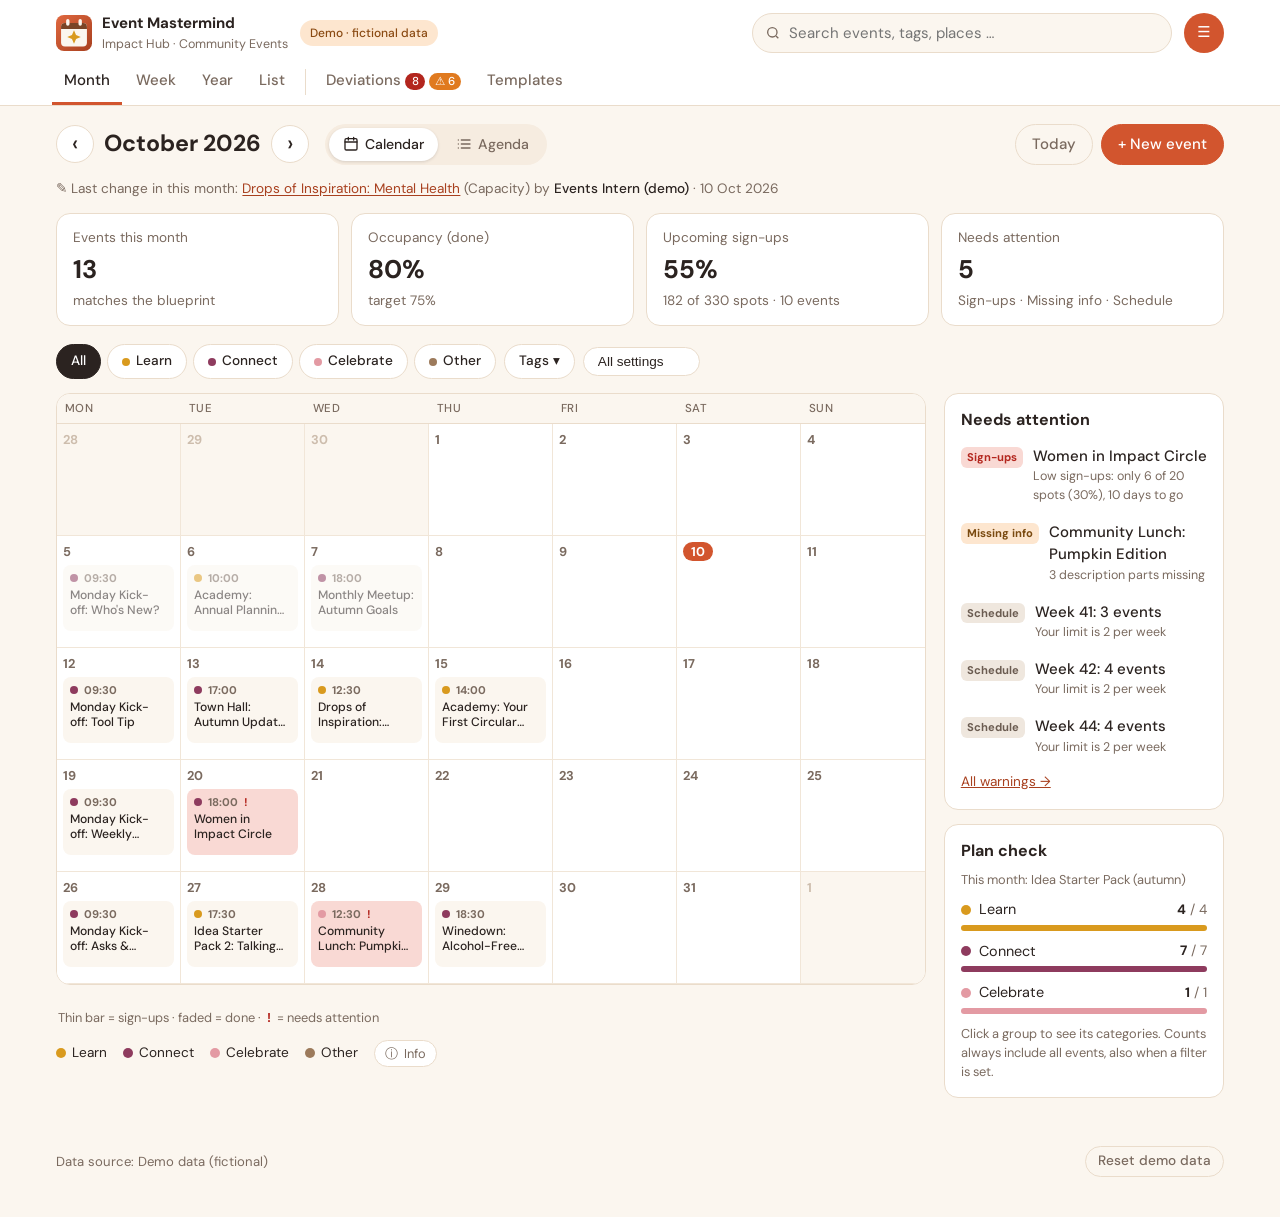
<file: index.html>
<!DOCTYPE html>
<html lang="en">
<head>
  <meta charset="utf-8">
  <meta name="viewport" content="width=device-width, initial-scale=1">
  <title>Event Mastermind</title>
  <meta name="description" content="Clickable prototype of an event manager for the community team – with fictional demo data.">
  <link rel="icon" type="image/svg+xml" href="bilder/favicon.svg">
  <link rel="preconnect" href="https://fonts.googleapis.com">
  <link rel="preconnect" href="https://fonts.gstatic.com" crossorigin>
  <link href="https://fonts.googleapis.com/css2?family=DM+Sans:opsz,wght@9..40,400;9..40,500;9..40,700&display=swap" rel="stylesheet">
  <link rel="stylesheet" href="style.css">
</head>
<body>
  <header class="kopf">
    <div class="kopf-innen">
      <a class="marke" href="#/month">
        <img class="marke-zeichen" src="bilder/favicon.svg" alt="" width="36" height="36">
        <span class="marke-text">
          <strong>Event Mastermind</strong>
          <small>Impact Hub · Community Events</small>
        </span>
      </a>
      <span class="demo-hinweis" title="All data is fictional">Demo · fictional data</span>
      <form class="suche" id="suche-formular" role="search">
        <input type="search" id="suche" placeholder="Search events, tags, places …" aria-label="Search events" autocomplete="off">
      </form>
      <!-- "Ask AI" öffnet die Chat-Schublade (nur online, wenn der Gemini-Schlüssel da ist) -->
      <button class="ki-knopf" id="ki-knopf" type="button" hidden aria-controls="ki-fenster" aria-expanded="false">
        <svg class="funkel" viewBox="0 0 24 24" aria-hidden="true"><path d="M10 2.5l1.9 5.6 5.6 1.9-5.6 1.9L10 17.5l-1.9-5.6L2.5 10l5.6-1.9z"/><path d="M18.5 13.5l.95 2.55 2.55.95-2.55.95-.95 2.55-.95-2.55L15 17l2.55-.95z"/></svg> Ask AI
      </button>
      <!-- Benutzer-Menü: wird von app.js gefüllt (E-Mail, Connections) -->
      <div class="benutzer" id="benutzer" hidden></div>
    </div>
    <nav class="hauptnav" aria-label="Views">
      <a href="#/month" data-ansicht="month">Month</a>
      <a href="#/week" data-ansicht="week">Week</a>
      <a href="#/year" data-ansicht="year">Year</a>
      <a href="#/search" data-ansicht="search">List</a>
      <span class="nav-trenner" aria-hidden="true"></span>
      <a href="#/deviations" data-ansicht="deviations">Deviations <span class="zaehler" id="warn-zaehler"></span> <span class="zaehler info" id="info-zaehler"></span></a>
      <a href="#/templates" data-ansicht="templates">Templates</a>
    </nav>
  </header>

  <div class="werkzeugleiste" id="werkzeugleiste">
    <div class="blaettern">
      <button class="knopf rund" id="zurueck" aria-label="Previous">‹</button>
      <h1 id="titel">…</h1>
      <button class="knopf rund" id="vor" aria-label="Next">›</button>
      <!-- Umschalter für die Darstellung (z. B. Calendar | Agenda), wird von app.js gefüllt -->
      <div id="umschalter"></div>
    </div>
    <div class="aktionen">
      <button class="knopf leise" id="heute">Today</button>
      <button class="knopf haupt" id="neues-event">+ New event</button>
    </div>
    <!-- "Last change in this month/week/year": wird von app.js gefüllt -->
    <p class="zuletzt-ansicht" id="zuletzt-ansicht" hidden></p>
  </div>

  <main id="inhalt" class="inhalt" tabindex="-1">
    <p class="laedt">Loading data …</p>
  </main>

  <footer class="fuss">
    <span id="datenquelle"></span>
    <button class="knopf leise klein" id="zuruecksetzen">Reset demo data</button>
  </footer>

  <!-- Dialog-Fenster (für Event-Formular, Social-Post usw.) -->
  <dialog id="dialog" class="dialog">
    <div id="dialog-inhalt"></div>
  </dialog>

  <div id="meldung" class="meldung" role="status" aria-live="polite"></div>

  <!-- Event-Details: Schublade, die von rechts hereinfährt (wird von app.js gefüllt) -->
  <div class="drawer-schatten" id="drawer-schatten" hidden></div>
  <aside class="event-drawer" id="event-drawer" hidden tabindex="-1" aria-labelledby="drawer-titel">
    <header class="drawer-kopf">
      <div class="drawer-titel-block">
        <h2 id="drawer-titel"></h2>
        <p class="drawer-summary" id="drawer-summary" hidden></p>
        <div class="drawer-pillen" id="drawer-pillen"></div>
        <span class="drawer-datum" id="drawer-datum"></span>
      </div>
    </header>
    <div class="drawer-inhalt" id="drawer-inhalt"></div>
    <!-- Alle Knöpfe der Schublade stehen unten (Ansehen: Aktionen, Close, Edit · Bearbeiten: Delete, Cancel, Save) -->
    <footer class="drawer-fuss" id="drawer-fuss"></footer>
  </aside>

  <!-- "Ask AI": Knopf unten rechts + Chat-Schublade von rechts (nur online; Vorschläge speichert erst ein Klick auf "Apply") -->
  <div class="drawer-schatten ki-schatten" id="ki-schatten" hidden></div>
  <section class="ki-fenster" id="ki-fenster" hidden aria-label="Ask AI">
    <header class="ki-kopf">
      <span class="ki-titel"><svg class="funkel" viewBox="0 0 24 24" aria-hidden="true"><path d="M10 2.5l1.9 5.6 5.6 1.9-5.6 1.9L10 17.5l-1.9-5.6L2.5 10l5.6-1.9z"/><path d="M18.5 13.5l.95 2.55 2.55.95-2.55.95-.95 2.55-.95-2.55L15 17l2.55-.95z"/></svg> Ask AI</span>
      <span class="ki-unter">Suggests changes · you decide · answers can be wrong</span>
      <button class="knopf klein leise" id="ki-neu" type="button" title="Clear the chat and start over">↺ New chat</button>
      <button class="knopf rund leise" id="ki-schliessen" type="button" aria-label="Close">×</button>
    </header>
    <div class="ki-verlauf" id="ki-verlauf" aria-live="polite"></div>
    <form class="ki-eingabe" id="ki-formular">
      <textarea id="ki-frage" rows="2" placeholder="Ask a question or ask for texts, e.g. “Write the ticket info for …”" aria-label="Your question"></textarea>
      <button class="knopf haupt" id="ki-senden" type="submit">Send</button>
    </form>
  </section>

  <!-- Reihenfolge wichtig: erst die Daten, dann die Datenschicht, dann die Oberfläche -->
  <script src="data/demo-daten.js"></script>
  <script src="data-layer.js"></script>
  <script src="app.js"></script>
</body>
</html>
</file>
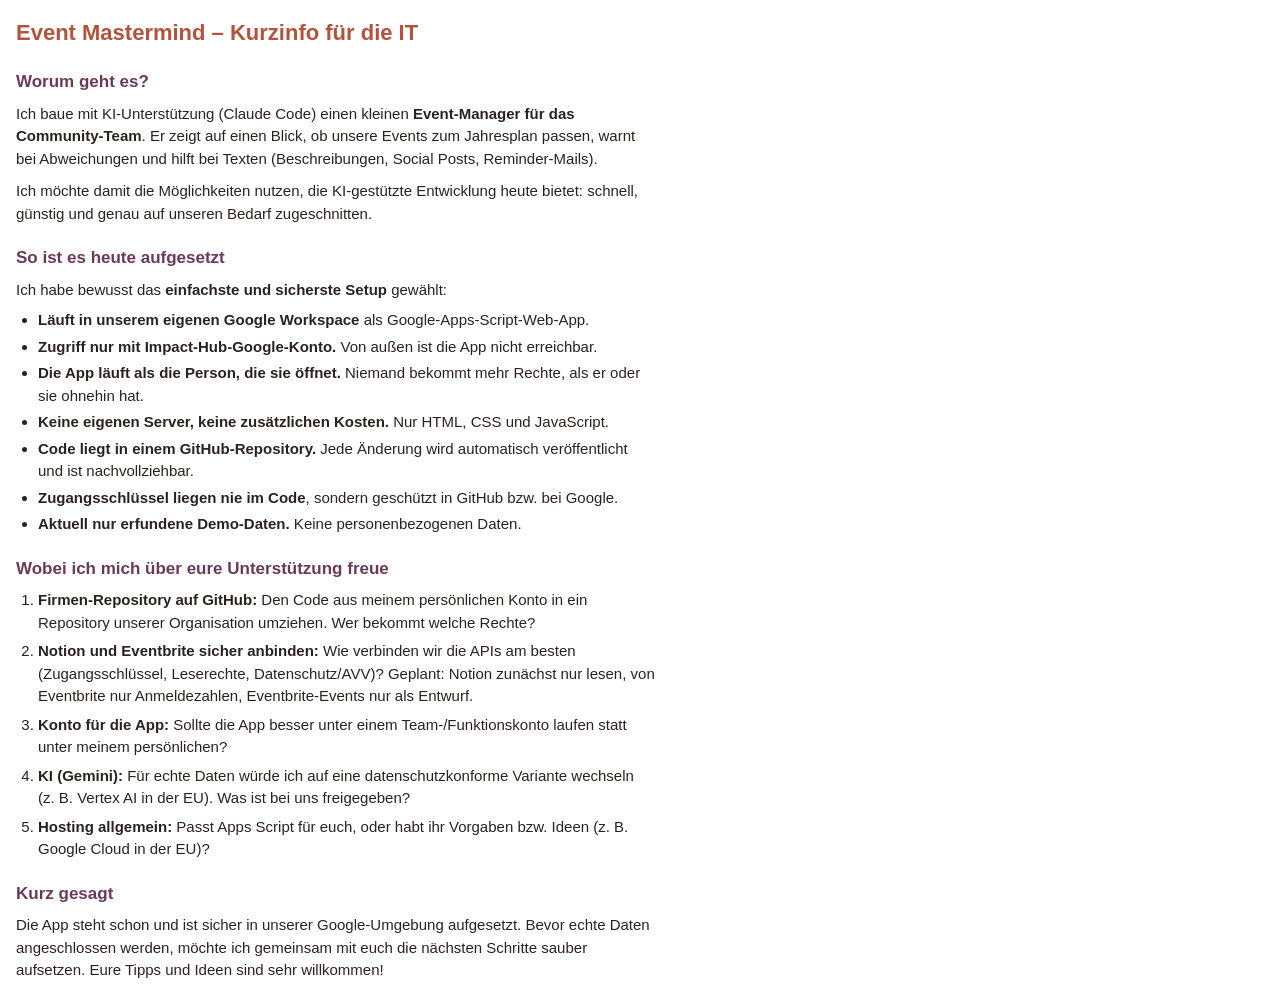
<file: IT-KURZINFO.html>
<!doctype html>
<html lang="de">
<head>
<meta charset="utf-8">
<meta name="viewport" content="width=device-width, initial-scale=1">
<title>Event Mastermind – Kurzinfo IT</title>
</head>
<!-- Zum Kopieren in eine E-Mail: Datei im Browser öffnen, alles markieren (Strg/Cmd + A), kopieren, in die Mail einfügen. Stile stehen direkt an den Elementen, damit Mail-Programme sie übernehmen. -->
<body style="margin:0; padding:16px; background:#ffffff;">
<div style="max-width:640px; font-family:Arial, Helvetica, sans-serif; font-size:15px; line-height:1.5; color:#2b2220;">

<h1 style="font-size:22px; color:#b5523b; margin:0 0 16px 0;">Event Mastermind – Kurzinfo für die IT</h1>

<h2 style="font-size:17px; color:#6b3a5b; margin:20px 0 8px 0;">Worum geht es?</h2>
<p style="margin:0 0 10px 0;">Ich baue mit KI-Unterstützung (Claude Code) einen kleinen <b>Event-Manager für das Community-Team</b>. Er zeigt auf einen Blick, ob unsere Events zum Jahresplan passen, warnt bei Abweichungen und hilft bei Texten (Beschreibungen, Social Posts, Reminder-Mails).</p>
<p style="margin:0 0 10px 0;">Ich möchte damit die Möglichkeiten nutzen, die KI-gestützte Entwicklung heute bietet: schnell, günstig und genau auf unseren Bedarf zugeschnitten.</p>

<h2 style="font-size:17px; color:#6b3a5b; margin:20px 0 8px 0;">So ist es heute aufgesetzt</h2>
<p style="margin:0 0 8px 0;">Ich habe bewusst das <b>einfachste und sicherste Setup</b> gewählt:</p>
<ul style="margin:0 0 10px 0; padding-left:22px;">
  <li style="margin-bottom:4px;"><b>Läuft in unserem eigenen Google Workspace</b> als Google-Apps-Script-Web-App.</li>
  <li style="margin-bottom:4px;"><b>Zugriff nur mit Impact-Hub-Google-Konto.</b> Von außen ist die App nicht erreichbar.</li>
  <li style="margin-bottom:4px;"><b>Die App läuft als die Person, die sie öffnet.</b> Niemand bekommt mehr Rechte, als er oder sie ohnehin hat.</li>
  <li style="margin-bottom:4px;"><b>Keine eigenen Server, keine zusätzlichen Kosten.</b> Nur HTML, CSS und JavaScript.</li>
  <li style="margin-bottom:4px;"><b>Code liegt in einem GitHub-Repository.</b> Jede Änderung wird automatisch veröffentlicht und ist nachvollziehbar.</li>
  <li style="margin-bottom:4px;"><b>Zugangsschlüssel liegen nie im Code</b>, sondern geschützt in GitHub bzw. bei Google.</li>
  <li style="margin-bottom:4px;"><b>Aktuell nur erfundene Demo-Daten.</b> Keine personenbezogenen Daten.</li>
</ul>

<h2 style="font-size:17px; color:#6b3a5b; margin:20px 0 8px 0;">Wobei ich mich über eure Unterstützung freue</h2>
<ol style="margin:0 0 10px 0; padding-left:22px;">
  <li style="margin-bottom:6px;"><b>Firmen-Repository auf GitHub:</b> Den Code aus meinem persönlichen Konto in ein Repository unserer Organisation umziehen. Wer bekommt welche Rechte?</li>
  <li style="margin-bottom:6px;"><b>Notion und Eventbrite sicher anbinden:</b> Wie verbinden wir die APIs am besten (Zugangsschlüssel, Leserechte, Datenschutz/AVV)? Geplant: Notion zunächst nur lesen, von Eventbrite nur Anmeldezahlen, Eventbrite-Events nur als Entwurf.</li>
  <li style="margin-bottom:6px;"><b>Konto für die App:</b> Sollte die App besser unter einem Team-/Funktionskonto laufen statt unter meinem persönlichen?</li>
  <li style="margin-bottom:6px;"><b>KI (Gemini):</b> Für echte Daten würde ich auf eine datenschutzkonforme Variante wechseln (z.&nbsp;B. Vertex AI in der EU). Was ist bei uns freigegeben?</li>
  <li style="margin-bottom:6px;"><b>Hosting allgemein:</b> Passt Apps Script für euch, oder habt ihr Vorgaben bzw. Ideen (z.&nbsp;B. Google Cloud in der EU)?</li>
</ol>

<h2 style="font-size:17px; color:#6b3a5b; margin:20px 0 8px 0;">Kurz gesagt</h2>
<p style="margin:0 0 10px 0;">Die App steht schon und ist sicher in unserer Google-Umgebung aufgesetzt. Bevor echte Daten angeschlossen werden, möchte ich gemeinsam mit euch die nächsten Schritte sauber aufsetzen. Eure Tipps und Ideen sind sehr willkommen!</p>

</div>
</body>
</html>
</file>
<file: style.css>
/*
 * style.css – das Aussehen.
 * Farben stehen ganz oben als "Variablen" (--name). Wer eine Farbe ändern will,
 * ändert sie nur hier – sie wird überall übernommen.
 * Warme Töne, angelehnt an Impact Hub (kein Grün, kein Blau).
 */
:root {
  /* Grundfarben */
  --hintergrund: #fbf6ef;      /* warmes Creme */
  --flaeche: #ffffff;
  --flaeche-warm: #f6ece0;     /* Sand */
  --linie: #eadccb;
  --text: #2b2320;             /* warmes Fast-Schwarz */
  --text-leise: #7a6a5f;
  --akzent: #d2552e;           /* Impact-Terrakotta */
  --akzent-dunkel: #a8401f;
  --akzent-hell: #fbe3d8;

  /* Ampel – ebenfalls warm */
  --ok: #b98b3e;               /* Ocker statt Grün */
  --ok-hell: #f6ead2;
  --warnung: #e07a1f;
  --warnung-hell: #fde6cf;
  --kritisch: #b3261e;
  --kritisch-hell: #f9d9d4;

  /* Ein Farbton pro Kategorie */
  /* 3 Gruppen – eine Farbe pro Gruppe (die 14 Kategorien bekommen die Farbe ihrer Gruppe) */
  --grp-learn: #d99a1e;          /* Safran */
  --grp-connect: #8e3b5e;        /* Pflaume */
  --grp-celebrate: #e39aa3;      /* Rosé */
  --grp-other: #9c7a5b;          /* Taupe – je nach Event */
  --kat-academy: var(--grp-learn);
  --kat-drops: var(--grp-learn);
  --kat-idee: var(--grp-learn);
  --kat-weeklies: var(--grp-connect);
  --kat-monthlies: var(--grp-connect);
  --kat-townhall: var(--grp-connect);
  --kat-gruppe: var(--grp-connect);
  --kat-collab: var(--grp-connect);
  --kat-cross: var(--grp-connect);
  --kat-partner: var(--grp-other);
  --kat-hivemind: var(--grp-learn);
  --kat-morning: var(--grp-learn);
  --kat-winedowns: var(--grp-connect);
  --kat-summer: var(--grp-connect);
  --kat-community: var(--grp-celebrate);      /* in Notion u. a. die Winter Party */
  --kat-quarterlies: var(--grp-celebrate);    /* u. a. die Summer Party */


  /* Eingabefelder: weiß mit ruhigem Rahmen (gut lesbar) */
  --feld: #ffffff;
  --feld-rand: #d9cec3;

  --radius: 14px;
  --radius-klein: 9px;
  --schatten: 0 1px 2px rgba(43, 35, 32, .06), 0 4px 16px rgba(43, 35, 32, .06);
  --schrift: "DM Sans", system-ui, -apple-system, "Segoe UI", Roboto, sans-serif;
}

* { box-sizing: border-box; }
html { -webkit-text-size-adjust: 100%; }
body {
  margin: 0;
  background: var(--hintergrund);
  color: var(--text);
  font-family: var(--schrift);
  font-size: 15px;
  line-height: 1.5;
}
h1, h2, h3 { line-height: 1.2; margin: 0; }
h2 { font-size: 1.15rem; }
h3 { font-size: 1rem; }
a { color: var(--akzent-dunkel); }
button { font: inherit; color: inherit; }
:focus-visible { outline: 3px solid var(--warnung); outline-offset: 2px; }

/* ---------------------------------------------------------- Kopfbereich */
.kopf {
  background: var(--flaeche);
  border-bottom: 1px solid var(--linie);
  position: sticky;
  top: 0;
  z-index: 10;
}
.kopf-innen {
  max-width: 1200px;
  margin: 0 auto;
  padding: 12px 16px 6px;
  display: flex;
  align-items: center;
  justify-content: space-between;
  gap: 12px;
}
.marke { display: flex; align-items: center; gap: 10px; text-decoration: none; color: var(--text); }
.marke-zeichen { width: 36px; height: 36px; display: block; flex: none; }
.marke-text { display: flex; flex-direction: column; }
.marke-text small { color: var(--text-leise); font-size: .78rem; }
.demo-hinweis {
  font-size: .75rem; font-weight: 500; margin-right: auto; /* direkt neben dem Logo */
  background: var(--warnung-hell); color: #8a4a12;
  padding: 4px 10px; border-radius: 999px; white-space: nowrap;
}
/* Benutzer-Menü oben rechts */
.benutzer { position: relative; flex-shrink: 0; }
.benutzer-knopf {
  width: 40px; height: 40px; border-radius: 50%; border: none; cursor: pointer;
  background: var(--akzent); color: #fff; font: inherit; font-weight: 700;
}
.benutzer-knopf:hover, .benutzer-knopf[aria-expanded="true"] { background: var(--akzent-dunkel); }
.benutzer-menue {
  position: absolute; right: 0; top: calc(100% + 8px); z-index: 50;
  width: 260px; padding: 14px 16px; border-radius: var(--radius-klein);
  background: var(--flaeche); border: 1px solid var(--linie);
  box-shadow: 0 8px 24px rgba(43, 35, 32, .14);
}
.benutzer-menue p { margin: 0 0 6px; }
.benutzer-email { font-weight: 700; word-break: break-all; margin-bottom: 0 !important; }
.menue-linie { border: none; border-top: 1px solid var(--linie); margin: 12px -16px 8px; }
.menue-eintrag {
  display: block; width: calc(100% + 16px); margin: 0 -8px; padding: 8px; text-align: left;
  background: none; border: none; border-radius: var(--radius-klein); font: inherit; color: var(--text); cursor: pointer;
}
.menue-eintrag:hover { background: var(--flaeche-warm); }
.klein-text { font-size: .78rem; }
.test-hinweis {
  font-size: .85rem; background: var(--ok-hell); border-radius: var(--radius-klein);
  padding: 8px 12px; margin: 12px 0 0;
}
/* "Ask AI": Knopf oben in der Kopfzeile und Chat-Schublade */
.funkel { width: 1.15em; height: 1.15em; fill: currentColor; flex-shrink: 0; }
.ki-knopf {
  height: 40px; flex: none;
  display: inline-flex; align-items: center; gap: 8px;
  padding: 0 16px; border: none; border-radius: 999px; cursor: pointer;
  background: var(--akzent); color: #fff; font: inherit; font-weight: 700; white-space: nowrap;
}
.ki-knopf:hover { background: var(--akzent-dunkel); }
.ki-knopf .funkel { color: var(--kat-monthlies); }
.ki-fenster {
  /* Schublade von rechts, volle Höhe – liegt über der Event-Schublade */
  position: fixed; top: 0; right: 0; bottom: 0; z-index: 50;
  width: min(600px, 100vw);
  display: flex; flex-direction: column; overflow: hidden;
  background: var(--flaeche); border-left: 1px solid var(--linie);
  box-shadow: -12px 0 40px rgba(43, 35, 32, .2);
  transform: translateX(100%); transition: transform .25s ease;
}
.ki-fenster.offen { transform: translateX(0); }
.ki-fenster[hidden], .ki-knopf[hidden] { display: none; }
.ki-kopf {
  display: grid; grid-template-columns: 1fr auto auto; align-items: center; column-gap: 8px;
  padding: 14px 12px 14px 20px; background: var(--flaeche-warm); border-bottom: 1px solid var(--linie);
}
.ki-titel { display: inline-flex; align-items: center; gap: 6px; font-weight: 700; font-size: 1.2rem; }
.ki-titel .funkel { color: var(--akzent); }
.ki-unter { grid-column: 1; font-size: .75rem; color: var(--text-leise); }
.ki-kopf .knopf { grid-row: 1 / span 2; }
#ki-neu { grid-column: 2; }
#ki-schliessen { grid-column: 3; }
.ki-verlauf { flex: 1; overflow-y: auto; padding: 18px 20px; display: flex; flex-direction: column; gap: 10px; }
.ki-blase { max-width: 88%; padding: 9px 13px; border-radius: 14px; font-size: .9rem; line-height: 1.45; }
.ki-blase p { margin: 0 0 6px; }
.ki-blase p:last-child { margin-bottom: 0; }
.ki-blase ul { margin: 4px 0; padding-left: 18px; }
.ki-blase code { font-size: .85em; background: var(--flaeche-warm); padding: 0 4px; border-radius: 4px; }
.ki-blase.user { align-self: flex-end; background: var(--akzent); color: #fff; border-bottom-right-radius: 4px; }
.ki-blase.model { align-self: flex-start; background: var(--hintergrund); border: 1px solid var(--linie); border-bottom-left-radius: 4px; }
.ki-blase.fehler { background: var(--kritisch-hell); border-color: var(--kritisch-hell); }
.ki-blase.warten { color: var(--text-leise); }
.ki-modell { font-size: .72rem; color: var(--text-leise); margin-top: 6px !important; }
.ki-fuss { display: flex; align-items: center; justify-content: space-between; gap: 8px; margin-top: 6px; }
.ki-fuss .ki-modell { margin: 0 !important; }
.ki-beispiele { display: flex; flex-direction: column; align-items: flex-start; gap: 6px; margin-top: 10px; }
.ki-beispiele .knopf { text-align: left; }
/* Änderungs-Vorschläge der KI (Karte mit alt → neu) */
.ki-vorschlag { margin: 8px 0; padding: 10px; background: var(--flaeche); border: 1px solid var(--linie); border-left: 4px solid var(--akzent); border-radius: 10px; }
.ki-vorschlag.fehler { border-left-color: var(--kritisch); background: var(--kritisch-hell); }
.ki-vorschlag.verworfen { opacity: .55; }
.ki-vorschlag-kopf { font-size: .88rem; margin-bottom: 4px; }
.ki-vorschlag p.leise { font-size: .8rem; }
.ki-diff { display: flex; flex-direction: column; gap: 6px; margin: 6px 0; }
.ki-diff-zeile { font-size: .8rem; line-height: 1.35; }
.ki-diff-zeile del, .ki-diff-zeile ins { white-space: pre-line; }
.ki-diff-feld { display: block; font-weight: 700; color: var(--text-leise); font-size: .72rem; text-transform: uppercase; letter-spacing: .03em; }
.ki-diff-zeile del { display: block; color: var(--text-leise); }
.ki-diff-zeile ins { display: block; text-decoration: none; background: var(--ok-hell); border-radius: 4px; padding: 1px 4px; }
.ki-diff-leer { display: block; color: var(--kritisch); font-style: italic; }
.ki-vorschlag-knoepfe { display: flex; flex-wrap: wrap; gap: 6px; align-items: center; margin-top: 6px; }
.ki-erledigt { color: var(--ok); font-weight: 700; font-size: .85rem; }
.punkte i {
  display: inline-block; width: 6px; height: 6px; margin-right: 3px; border-radius: 50%;
  background: var(--akzent); animation: punkt 1s infinite ease-in-out;
}
.punkte i:nth-child(2) { animation-delay: .15s; }
.punkte i:nth-child(3) { animation-delay: .3s; }
@keyframes punkt { 0%, 80%, 100% { opacity: .25; } 40% { opacity: 1; } }
.ki-eingabe { display: flex; gap: 8px; padding: 10px; border-top: 1px solid var(--linie); }
.ki-eingabe textarea {
  flex: 1; resize: none; font: inherit; font-size: .9rem; color: var(--text);
  padding: 8px 12px; border: 1px solid var(--linie); border-radius: var(--radius-klein); background: var(--hintergrund);
}
.ki-eingabe textarea:focus { border-color: var(--akzent); outline: none; }
.ki-eingabe .knopf { align-self: stretch; }
.hauptnav {
  max-width: 1200px; margin: 0 auto; padding: 0 12px;
  display: flex; gap: 2px; overflow-x: auto; scrollbar-width: none;
}
.hauptnav::-webkit-scrollbar { display: none; }
.hauptnav a {
  padding: 10px 12px; text-decoration: none; color: var(--text-leise);
  font-weight: 500; white-space: nowrap; border-bottom: 3px solid transparent;
}
.hauptnav a:hover { color: var(--text); }
.hauptnav a.aktiv { color: var(--text); border-bottom-color: var(--akzent); }
.nav-trenner { width: 1px; background: var(--linie); margin: 10px 6px; flex: none; }
.zaehler {
  display: inline-block; min-width: 20px; padding: 0 6px; border-radius: 999px;
  background: var(--kritisch); color: #fff; font-size: .72rem; text-align: center;
}
.zaehler:empty { display: none; }

/* ---------------------------------------------------------- Werkzeugleiste */
.werkzeugleiste {
  max-width: 1200px; margin: 0 auto; padding: 18px 16px 6px;
  display: flex; align-items: center; justify-content: space-between; gap: 12px; flex-wrap: wrap;
}
.werkzeugleiste.ohne-blaettern .blaettern .rund { display: none; }
.blaettern { display: flex; align-items: center; gap: 10px; min-width: 0; }
.blaettern h1 { font-size: 1.45rem; font-weight: 700; }
.aktionen { display: flex; gap: 8px; }

/* ---------------------------------------------------------- Knöpfe */
.knopf {
  border: 1px solid var(--linie); background: var(--flaeche);
  border-radius: 999px; padding: 8px 16px; cursor: pointer; font-weight: 500;
  transition: background .15s, border-color .15s;
}
.knopf:hover { border-color: var(--akzent); }
.knopf.haupt { background: var(--akzent); border-color: var(--akzent); color: #fff; }
.knopf.haupt:hover { background: var(--akzent-dunkel); }
.knopf.leise { background: transparent; }
.knopf.klein { padding: 4px 12px; font-size: .85rem; }
.knopf.rund { width: 38px; height: 38px; padding: 0; font-size: 1.4rem; line-height: 1; }
.knopf.gefahr { color: var(--kritisch); }
.knopf:disabled { opacity: .5; cursor: not-allowed; }

/* ---------------------------------------------------------- Inhalt */
.inhalt { max-width: 1200px; margin: 0 auto; padding: 8px 16px 32px; outline: none; }
.laedt { color: var(--text-leise); }
.karte {
  background: var(--flaeche); border: 1px solid var(--linie);
  border-radius: var(--radius); box-shadow: var(--schatten); padding: 18px;
}
.abschnitt { margin-top: 20px; }
.untertitel { color: var(--text-leise); margin: 4px 0 0; }
.leise { color: var(--text-leise); }
.gitter-2 { display: grid; grid-template-columns: repeat(auto-fit, minmax(300px, 1fr)); gap: 16px; }

/* Kennzahlen oben */
.kennzahlen { display: grid; grid-template-columns: repeat(auto-fit, minmax(150px, 1fr)); gap: 12px; margin-bottom: 18px; }
.kennzahl { background: var(--flaeche); border: 1px solid var(--linie); border-radius: var(--radius); padding: 14px 16px; }
.kennzahl .wert { font-size: 1.6rem; font-weight: 700; }
.kennzahl .label { color: var(--text-leise); font-size: .85rem; }

/* Kategorie-Farben */
.kat-Community-Monthlies { --kat: var(--kat-monthlies); }
.kat-Community-Weeklies { --kat: var(--kat-weeklies); }
.kat-Academy { --kat: var(--kat-academy); }
.kat-Drops-of-Inspiration { --kat: var(--kat-drops); }
.kat-Winedowns { --kat: var(--kat-winedowns); }
.kat-Town-Hall { --kat: var(--kat-townhall); }
.kat-Group-Specific { --kat: var(--kat-gruppe); }
.kat-Collaboration { --kat: var(--kat-collab); }
.kat-Idea-Starter-Pack { --kat: var(--kat-idee); }
.kat-Cross-Community { --kat: var(--kat-cross); }
.kat-Community-Quarterlies { --kat: var(--kat-quarterlies); }
.kat-Partner-Deliverable { --kat: var(--kat-partner); }
.kat-Community-Summer { --kat: var(--kat-summer); }
.kat-Community { --kat: var(--kat-community); }
.kat-HiveMind { --kat: var(--kat-hivemind); }
.kat-Morning-Spark { --kat: var(--kat-morning); }
.kat-auslastung { --kat: var(--akzent); }
.grp-learn { --kat: var(--grp-learn); }
.grp-connect { --kat: var(--grp-connect); }
.grp-celebrate { --kat: var(--grp-celebrate); }
.grp-other { --kat: var(--grp-other); }
.kat-punkt { display: inline-block; width: 10px; height: 10px; border-radius: 50%; background: var(--kat); flex: none; }
.kat-pille {
  display: inline-flex; align-items: center; gap: 6px; font-size: .78rem; font-weight: 500;
  padding: 2px 10px; border-radius: 999px;
  background: color-mix(in srgb, var(--kat) 14%, white); color: color-mix(in srgb, var(--kat) 80%, black);
}
.legende { display: flex; flex-wrap: wrap; gap: 14px; font-size: .85rem; color: var(--text-leise); }
.legende span { display: inline-flex; align-items: center; gap: 6px; }

/* Status */
.status { font-size: .75rem; font-weight: 500; padding: 2px 9px; border-radius: 999px; white-space: nowrap; }
.status-Idea { background: #efe7f0; color: #6b3a5a; }
.status-Planned { background: var(--ok-hell); color: #7a5a1f; }
.status-Published { background: var(--akzent-hell); color: var(--akzent-dunkel); }
.status-Done { background: #ece6e1; color: #5d514a; }

/* ---------------------------------------------------------- Jahr: Heatmap */
.heatmap { display: grid; grid-template-columns: repeat(4, 1fr); gap: 12px; }
.kachel {
  text-align: left; cursor: pointer; border: 1px solid var(--linie);
  border-radius: var(--radius); padding: 14px; min-height: 140px;
  background: var(--flaeche); display: flex; flex-direction: column; gap: 6px;
  transition: transform .12s, box-shadow .12s;
}
.kachel:hover { transform: translateY(-2px); box-shadow: var(--schatten); }
.kachel.heute-monat { outline: 2px solid var(--text); outline-offset: 2px; }
.kachel-kopf { display: flex; justify-content: space-between; align-items: baseline; }
.kachel-kopf strong { font-size: 1.05rem; }
.kachel .zahl { font-size: 1.5rem; font-weight: 700; }
.kachel .hinweis { font-size: .8rem; font-weight: 500; margin-top: auto; color: var(--text-leise); }
.kachel.mit-abweichung .hinweis { color: var(--kritisch); }
.mini-punkte { display: flex; flex-wrap: wrap; gap: 3px; }
.mini-punkte .kat-punkt { width: 8px; height: 8px; box-shadow: 0 0 0 1.5px rgba(255,255,255,.8); }

/* ---------------------------------------------------------- Quartal: Balken */
.balken-zeile { display: grid; grid-template-columns: 150px 1fr 90px; gap: 12px; align-items: center; padding: 10px 0; border-bottom: 1px dashed var(--linie); }
.balken-zeile:last-child { border-bottom: 0; }
.balken-name { display: flex; align-items: center; gap: 8px; font-weight: 500; }
.balken-spur { position: relative; height: 26px; background: var(--flaeche-warm); border-radius: 6px; }
.balken-ist { position: absolute; inset: 0 auto 0 0; background: var(--kat); border-radius: 6px; }
.balken-soll { position: absolute; top: -4px; bottom: -4px; width: 3px; background: var(--text); border-radius: 2px; }
.balken-soll::after { content: "Soll"; position: absolute; top: -16px; left: -9px; font-size: .65rem; color: var(--text-leise); }
.balken-wert { text-align: right; font-variant-numeric: tabular-nums; }
.abw { font-size: .8rem; font-weight: 700; }
.abw.zu-wenig { color: var(--kritisch); }
.abw.zu-viel { color: var(--warnung); }
.abw.passt { color: var(--ok); }
.monats-links { display: flex; gap: 8px; flex-wrap: wrap; margin-top: 10px; }

/* ---------------------------------------------------------- Monat: Kalender */
.banner { border-radius: var(--radius); padding: 12px 16px; margin-bottom: 14px; display: flex; gap: 10px; align-items: flex-start; }
.banner.warnung { background: var(--warnung-hell); border: 1px solid #f4c79c; }
.banner.ok { background: var(--ok-hell); border: 1px solid #ead7ad; }
.banner ul { margin: 4px 0 0; padding-left: 18px; }
.banner-symbol { font-size: 1.2rem; line-height: 1.2; }
.kalender { display: grid; grid-template-columns: repeat(7, 1fr); gap: 6px; }
.kalender .wochentag { font-size: .78rem; color: var(--text-leise); font-weight: 500; text-align: center; padding: 4px 0; }
.tag-zelle {
  background: var(--flaeche); border: 1px solid var(--linie); border-radius: var(--radius-klein);
  min-height: 104px; padding: 6px; display: flex; flex-direction: column; gap: 4px;
}
.tag-zelle.fremd { background: transparent; border-style: dashed; opacity: .55; }
.tag-zelle.heute { border: 2px solid var(--akzent); }
.tag-nr { font-size: .8rem; font-weight: 700; color: var(--text-leise); background: none; border: 0; padding: 0; cursor: pointer; align-self: flex-start; }
.tag-nr:hover { color: var(--akzent); }
.ev-chip {
  border: 0; text-align: left; cursor: pointer; width: 100%;
  background: color-mix(in srgb, var(--kat) 14%, white);
  border-left: 3px solid var(--kat); border-radius: 5px; padding: 3px 6px;
  font-size: .76rem; line-height: 1.25; overflow: hidden;
}
.ev-chip:hover { background: color-mix(in srgb, var(--kat) 24%, white); }
.ev-chip .zeit { font-weight: 700; }
.ev-chip.idee { border-left-style: dotted; opacity: .8; }

/* ---------------------------------------------------------- Woche: Raster wie Google Kalender */
.wochen-raster-huelle { overflow-x: auto; border: 1px solid var(--linie); border-radius: var(--radius); background: var(--flaeche); }
.wochen-raster { display: grid; grid-template-columns: 52px repeat(7, minmax(96px, 1fr)); min-width: 740px; }
.wk-ecke { border-bottom: 1px solid var(--linie); }
.wk-tag-kopf {
  display: flex; flex-direction: column; align-items: center; gap: 2px; padding: 8px 4px 10px;
  background: none; border: none; border-bottom: 1px solid var(--linie); border-left: 1px solid var(--linie);
  font: inherit; color: var(--text-leise); cursor: pointer;
}
.wk-tag-kopf span { font-size: .75rem; text-transform: uppercase; letter-spacing: .04em; }
.wk-tag-kopf strong {
  font-size: 1.35rem; color: var(--text); width: 40px; height: 40px; border-radius: 50%;
  display: grid; place-items: center;
}
.wk-tag-kopf:hover strong { background: var(--flaeche-warm); }
.wk-tag-kopf.heute span { color: var(--akzent); font-weight: 700; }
.wk-tag-kopf.heute strong { background: var(--akzent); color: #fff; }
.wk-zeiten { position: relative; }
.wk-zeiten span { position: absolute; right: 8px; transform: translateY(-50%); font-size: .7rem; color: var(--text-leise); }
.wk-spalten {
  grid-column: 2 / -1; display: grid; grid-template-columns: repeat(7, minmax(96px, 1fr)); position: relative;
  background: repeating-linear-gradient(to bottom, transparent 0 calc(var(--stunde) - 1px), var(--linie) calc(var(--stunde) - 1px) var(--stunde));
}
.wk-spalte { position: relative; border-left: 1px solid var(--linie); }
.wk-spalte.heute { background: color-mix(in srgb, var(--akzent) 5%, transparent); }
.wk-event {
  position: absolute; overflow: hidden; text-align: left; cursor: pointer;
  display: flex; flex-direction: column; gap: 1px; padding: 4px 6px;
  font: inherit; font-size: .75rem; line-height: 1.25;
  background: color-mix(in srgb, var(--kat) 16%, white); color: color-mix(in srgb, var(--kat) 70%, black);
  border: none; border-left: 4px solid var(--kat); border-radius: 6px;
}
.wk-event strong { font-size: .8rem; color: var(--text); }
.wk-event span { opacity: .85; white-space: nowrap; overflow: hidden; text-overflow: ellipsis; }
.wk-event:hover, .wk-event:focus-visible { box-shadow: var(--schatten); z-index: 2; filter: brightness(.98); }
.wk-event.idee { border-left-style: dotted; opacity: .85; }

/* ---------------------------------------------------------- Event-Schublade (Details) */
.drawer-schatten {
  position: fixed; inset: 0; z-index: 41; background: rgba(43, 35, 32, .28);
  opacity: 0; transition: opacity .25s;
}
.drawer-schatten.offen { opacity: 1; }
.event-drawer {
  position: fixed; top: 0; right: 0; bottom: 0; z-index: 42;
  width: min(720px, 100vw); display: flex; flex-direction: column;
  background: var(--flaeche); box-shadow: -12px 0 40px rgba(43, 35, 32, .18);
  transform: translateX(100%); transition: transform .25s ease;
}
.event-drawer.offen { transform: translateX(0); }
.event-drawer[hidden], .drawer-schatten[hidden] { display: none; }
.drawer-kopf {
  display: flex; align-items: flex-start; justify-content: space-between; gap: 16px;
  padding: 18px 16px 16px 24px; border-bottom: 1px solid var(--linie); background: var(--flaeche);
}
.drawer-titel-block { min-width: 0; }
.drawer-pillen { display: flex; gap: 6px; flex-wrap: wrap; margin: 12px 0 6px; }
.drawer-pillen:empty { display: none; }
/* Titel als große Überschrift ganz oben, Mini-Summary hell und kursiv darunter */
.drawer-kopf h2 { font-size: 1.9rem; line-height: 1.2; margin: 0 0 6px; }
.drawer-summary { margin: 0; color: var(--text-leise); font-size: 1.05rem; font-style: italic; line-height: 1.4; }
.drawer-datum { color: var(--text-leise); font-size: .92rem; }
.drawer-inhalt { flex: 1; overflow-y: auto; padding: 20px 24px 24px; }
/* In der Schublade ist das Event keine Karte mehr, sondern füllt die Fläche */
.drawer-inhalt .event-karte { margin: 0; padding: 0; border: none; box-shadow: none; background: none; }
.drawer-inhalt .event-raster { grid-template-columns: minmax(200px, 260px) 1fr; }
/* Fußleiste der Schublade: alle Knöpfe an einer Stelle, immer sichtbar */
.drawer-formular .formular { margin-bottom: 8px; }
.drawer-fuss {
  display: flex; align-items: center; gap: 8px; flex-wrap: wrap;
  padding: 12px 24px; background: var(--flaeche); border-top: 1px solid var(--linie);
}
.drawer-fuss:empty { display: none; }
.fuss-luecke { flex: 1; }
.ki-schatten { z-index: 49; }
/* Kräftiger Knopf für Bearbeiten / Speichern (dunkles Orange) */
.knopf.bearbeiten { background: var(--akzent-dunkel); border-color: var(--akzent-dunkel); color: #fff; font-weight: 700; }
.knopf.bearbeiten:hover { background: color-mix(in srgb, var(--akzent-dunkel) 85%, black); border-color: transparent; }
.knopf.bearbeiten[hidden] { display: none; }
/* Details: Description offen als eigener Abschnitt unter einer Trennlinie */
.drawer-abschnitt { border-top: 1px solid var(--linie); margin-top: 18px; padding-top: 16px; }
.drawer-abschnitt > h3, .f-abschnitt > h3 {
  margin: 0 0 10px; font-size: .78rem; font-weight: 700; text-transform: uppercase; letter-spacing: .06em;
  color: var(--text-leise); display: flex; gap: 8px; align-items: baseline; flex-wrap: wrap;
}
.beschreibung-offen .b-kopf { display: none; }
.beschreibung-offen p { white-space: pre-line; margin: 4px 0 10px; }

/* Bearbeiten-Formular in der Schublade: weiß, Abschnitte mit Trennlinien, klare Beschriftungen */
.f-abschnitt { display: grid; gap: 16px; padding: 22px 0; border-top: 1px solid var(--linie); }
.f-abschnitt:first-child { border-top: none; padding-top: 4px; }
.f-abschnitt > h3 { margin: 0; }
.f-reihe { display: grid; grid-template-columns: 1fr 1fr; gap: 16px; }
.f-feld { display: flex; flex-direction: column; gap: 6px; }
.f-label { font-size: .88rem; font-weight: 600; color: var(--text); }
.f-feld input, .f-feld select, .f-feld textarea {
  font: inherit; font-size: .95rem; color: var(--text); width: 100%; box-sizing: border-box;
  background: var(--feld); border: 1px solid var(--feld-rand); border-radius: 8px; padding: 10px 12px;
}
.f-feld textarea { resize: vertical; line-height: 1.45; }
.f-feld input:focus, .f-feld select:focus, .f-feld textarea:focus {
  border-color: var(--akzent); box-shadow: 0 0 0 3px var(--akzent-hell); outline: none;
}
.f-feld ::placeholder { color: #b3a598; }
.pflicht { font-size: .72rem; font-weight: 600; color: var(--akzent-dunkel); margin-left: 4px; }
.f-hilfe { font-size: .78rem; font-weight: 400; color: var(--text-leise); margin-left: 4px; }
.f-fehlt { font-size: .72rem; font-weight: 600; color: var(--kritisch); margin-left: 4px; }
.f-status { font-size: .78rem; font-weight: 500; text-transform: none; letter-spacing: 0; }
.f-vorschlag { display: flex; gap: 12px; align-items: flex-end; flex-wrap: wrap; }
.f-vorschlag .f-feld { flex: 1; min-width: 220px; }
.f-hinweis { font-size: .82rem; color: var(--text-leise); margin: 4px 0 0; }
.drawer-formular .tag-wahl { display: inline-flex; position: relative; cursor: pointer; }
.drawer-formular .tag-wahl span { background: var(--feld); border-color: var(--feld-rand); }
.drawer-formular #vorschlaege:empty { display: none; }
.drawer-formular #vorschlaege {
  display: flex; flex-direction: column; gap: 10px;
  border: 1px solid var(--feld-rand); border-radius: 8px; padding: 12px 14px; background: var(--feld);
}
.drawer-formular .vorschlag-teil .vorschlag-text { background: none; padding: 0; }
.event-karte {
  background: var(--flaeche); border: 1px solid var(--linie); border-left: 5px solid var(--kat);
  border-radius: var(--radius); padding: 14px 16px; margin-bottom: 10px; box-shadow: var(--schatten);
}
.event-kopf { display: flex; justify-content: space-between; gap: 10px; align-items: flex-start; flex-wrap: wrap; }
.event-kopf h3 { font-size: 1.05rem; }
.event-meta { display: flex; flex-wrap: wrap; gap: 6px 16px; color: var(--text-leise); font-size: .88rem; margin: 6px 0 10px; }
.event-raster { display: grid; grid-template-columns: minmax(180px, 260px) 1fr; gap: 16px; }
.fortschritt { height: 8px; background: var(--flaeche-warm); border-radius: 999px; overflow: hidden; margin-top: 4px; }
.fortschritt span { display: block; height: 100%; background: var(--kat); border-radius: 999px; }
.fortschritt.ueber span { background: var(--kritisch); }
.aufgaben { list-style: none; margin: 4px 0 0; padding: 0; }
.aufgaben li { display: flex; gap: 8px; align-items: center; font-size: .9rem; padding: 2px 0; }
.aufgaben li.erledigt span { text-decoration: line-through; color: var(--text-leise); }
.aufgaben input { accent-color: var(--akzent); width: 16px; height: 16px; }
.reminder { margin-top: 10px; font-size: .88rem; padding: 8px 12px; border-radius: var(--radius-klein); background: var(--warnung-hell); }
.reminder.dringend { background: var(--kritisch-hell); }
.reminder.ruhig { background: var(--flaeche-warm); }
.tags { display: flex; gap: 6px; flex-wrap: wrap; }
.tag { font-size: .75rem; color: var(--text-leise); background: var(--flaeche-warm); padding: 1px 8px; border-radius: 999px; }
.leer { color: var(--text-leise); font-style: italic; font-size: .85rem; }

/* ---------------------------------------------------------- Abweichungen */
.schwelle { display: flex; align-items: center; gap: 12px; flex-wrap: wrap; }
.schwelle input[type=range] { accent-color: var(--akzent); width: 220px; max-width: 100%; }
.schwelle output { font-weight: 700; font-size: 1.2rem; min-width: 52px; }
.tabelle { width: 100%; border-collapse: collapse; font-size: .92rem; }
.tabelle th { text-align: left; font-weight: 500; color: var(--text-leise); font-size: .8rem; padding: 8px; border-bottom: 1px solid var(--linie); }
.tabelle td { padding: 10px 8px; border-bottom: 1px solid var(--linie); vertical-align: middle; }
.tabelle tr:last-child td { border-bottom: 0; }
.tabelle .zahl { text-align: right; font-variant-numeric: tabular-nums; }
.tabellen-rahmen { overflow-x: auto; }

/* ---------------------------------------------------------- Vorlagen */
.vorlagen { display: grid; grid-template-columns: repeat(auto-fill, minmax(320px, 1fr)); gap: 16px; }
.vorlage { border-top: 6px solid var(--kat); display: flex; flex-direction: column; gap: 10px; }
.vorlage .titel-vorlage { font-family: ui-monospace, Menlo, monospace; font-size: .85rem; background: var(--flaeche-warm); padding: 6px 10px; border-radius: 6px; }
.vorlage details { font-size: .88rem; }
.vorlage summary { cursor: pointer; color: var(--akzent-dunkel); font-weight: 500; }
.vorlage pre, .vorschlag-text {
  white-space: pre-wrap; font-family: inherit; background: var(--flaeche-warm);
  padding: 10px 12px; border-radius: 8px; margin: 8px 0 0; font-size: .88rem;
}
.vorlage .knopf { margin-top: auto; align-self: flex-start; }

/* ---------------------------------------------------------- Verbindungen */
.verbindungen { display: grid; grid-template-columns: repeat(auto-fill, minmax(250px, 1fr)); gap: 16px; }
.verbindung { display: flex; flex-direction: column; gap: 8px; }
.verbindung-logo { width: 44px; height: 44px; border-radius: 12px; display: grid; place-items: center; font-weight: 700; font-size: 1.2rem; color: #fff; }
.verbindung-status { display: inline-flex; align-items: center; gap: 6px; font-size: .82rem; font-weight: 500; color: var(--text-leise); }
.verbindung-status::before { content: ""; width: 9px; height: 9px; border-radius: 50%; background: #c9b8a8; }
.verbindung-status.verbunden { color: var(--akzent-dunkel); font-weight: 700; }
.verbindung-status.verbunden::before { display: none; }
.verbindung .knopf { align-self: flex-start; margin-top: auto; }

/* ---------------------------------------------------------- Dialog & Formular */
.dialog {
  border: 0; border-radius: 18px; padding: 0; width: min(560px, calc(100vw - 24px));
  max-height: calc(100vh - 40px); box-shadow: 0 20px 60px rgba(43, 35, 32, .3);
  background: var(--flaeche); color: var(--text);
}
.dialog::backdrop { background: rgba(43, 35, 32, .45); }
.dialog-kopf { display: flex; justify-content: space-between; align-items: center; padding: 18px 20px 6px; }
.dialog-koerper { padding: 8px 20px 4px; }
.dialog-fuss { display: flex; justify-content: flex-end; gap: 8px; padding: 14px 20px 18px; flex-wrap: wrap; }
.dialog-fuss .links { margin-right: auto; }
.formular { display: grid; grid-template-columns: 1fr 1fr; gap: 12px; }
.formular label { display: flex; flex-direction: column; gap: 4px; font-size: .82rem; font-weight: 500; color: var(--text-leise); }
.formular .breit { grid-column: 1 / -1; }
.formular input, .formular select, .formular textarea {
  font: inherit; color: var(--text); padding: 9px 11px; border: 1px solid var(--linie);
  border-radius: var(--radius-klein); background: var(--hintergrund);
}
.formular input:focus, .formular select:focus { border-color: var(--akzent); outline: none; }

/* ---------------------------------------------------------- Fuß & Meldung */
.fuss {
  max-width: 1200px; margin: 0 auto; padding: 16px 16px 40px;
  display: flex; justify-content: space-between; align-items: center; gap: 12px;
  color: var(--text-leise); font-size: .82rem; flex-wrap: wrap;
}
.meldung {
  position: fixed; left: 50%; bottom: 24px; transform: translate(-50%, 40px);
  background: var(--text); color: #fff; padding: 10px 18px; border-radius: 999px;
  opacity: 0; transition: .25s; pointer-events: none; font-size: .9rem; z-index: 50;
}
.meldung.sichtbar { opacity: 1; transform: translate(-50%, 0); }

/* ---------------------------------------------------------- Suche */
.suche { flex: 1; max-width: 420px; }
.suche input { height: 40px; }
.suche input, .suchfilter input[type=search], .suchfilter select {
  width: 100%; font: inherit; color: var(--text); padding: 8px 14px 8px 36px;
  border: 1px solid var(--linie); border-radius: 999px; background: var(--hintergrund)
    url("data:image/svg+xml,%3Csvg xmlns='http://www.w3.org/2000/svg' width='16' height='16' fill='none' stroke='%237a6a5f' stroke-width='2' viewBox='0 0 24 24'%3E%3Ccircle cx='11' cy='11' r='7'/%3E%3Cpath d='m20 20-3.5-3.5'/%3E%3C/svg%3E") no-repeat 12px center;
}
.suchfilter select { padding-left: 12px; background-image: none; border-radius: var(--radius-klein); }
.suche input:focus, .suchfilter input:focus, .suchfilter select:focus { border-color: var(--akzent); outline: none; }
.suchfilter { display: grid; grid-template-columns: 1fr 1fr auto; gap: 12px; align-items: end; }
.suchfilter label { display: flex; flex-direction: column; gap: 4px; font-size: .82rem; font-weight: 500; color: var(--text-leise); }
.suchfilter .breit { grid-column: 1 / -1; }
.suchfilter .haken { flex-direction: row; align-items: center; gap: 8px; padding-bottom: 8px; color: var(--text); font-size: .9rem; }
.suchfilter .haken input { accent-color: var(--akzent); width: 16px; height: 16px; }
.treffer.klickbar { cursor: pointer; transition: box-shadow .12s, border-color .12s; }
.treffer.klickbar:hover, .treffer.klickbar:focus-visible { box-shadow: 0 0 0 2px var(--akzent-hell), var(--schatten); outline: none; }
.treffer {
  display: grid; grid-template-columns: 56px 1fr auto; gap: 14px; align-items: start;
  background: var(--flaeche); border: 1px solid var(--linie); border-left: 5px solid var(--kat);
  border-radius: var(--radius); padding: 14px 16px; margin-bottom: 10px;
}
.treffer-datum { display: flex; flex-direction: column; align-items: center; background: var(--flaeche-warm); border-radius: 10px; padding: 6px 0; line-height: 1.1; }
.treffer-datum strong { font-size: 1.3rem; }
.treffer-datum span { font-size: .75rem; color: var(--text-leise); text-transform: uppercase; }
.treffer-inhalt { display: flex; flex-direction: column; gap: 6px; min-width: 0; }
.treffer-inhalt h3 { font-size: 1.02rem; }
.treffer-aktionen { display: flex; flex-direction: column; gap: 6px; }
.fundstelle { margin: 0; font-size: .85rem; color: var(--text-leise); }
.fundstelle span { font-weight: 500; color: var(--text); }
mark { background: #fbd9a8; color: inherit; border-radius: 3px; padding: 0; }
.tag-knopf { border: 0; cursor: pointer; font: inherit; font-size: .75rem; }
.tag-knopf:hover { background: var(--akzent-hell); color: var(--akzent-dunkel); }

/* ---------------------------------------------------------- Summary, Description, Tags im Formular */
.summary { margin: 4px 0 0; color: var(--text-leise); font-size: .92rem; font-style: italic; }
details.beschreibung { margin-top: 10px; font-size: .9rem; }
details.beschreibung summary { cursor: pointer; color: var(--akzent-dunkel); font-weight: 500; }
details.beschreibung p { white-space: pre-line; margin: 6px 0 0; }
.feld-gruppe { display: flex; flex-direction: column; gap: 6px; }
.feld-titel { font-size: .82rem; font-weight: 500; color: var(--text-leise); }
.tag-auswahl { display: flex; flex-wrap: wrap; gap: 6px; }
.formular .tag-wahl { display: inline-flex; flex-direction: row; position: relative; cursor: pointer; }
.tag-wahl input { position: absolute; opacity: 0; width: 1px; height: 1px; }
.tag-wahl span {
  font-size: .8rem; font-weight: 500; color: var(--text); padding: 4px 11px; border-radius: 999px;
  border: 1px solid var(--linie); background: var(--hintergrund); transition: .12s;
}
.tag-wahl:hover span { border-color: var(--akzent); }
.tag-wahl input:checked + span { background: var(--akzent); border-color: var(--akzent); color: #fff; }
.tag-wahl input:focus-visible + span { outline: 3px solid var(--warnung); outline-offset: 2px; }
.vorschlag-box { background: var(--flaeche-warm); border-radius: var(--radius); padding: 12px; display: flex; flex-direction: column; gap: 10px; }
.vorschlag-box .knopf { align-self: flex-start; }
.vorschlag-teil { border-top: 1px dashed var(--linie); padding-top: 8px; font-size: .9rem; }
.vorschlag-teil .vorschlag-text { white-space: pre-line; background: var(--flaeche); margin-top: 6px; }
.titel-ideen { display: flex; flex-wrap: wrap; gap: 6px; margin-top: 6px; }
.titel-ideen .knopf { text-align: left; }
.hinweis-klein { margin: 0; font-size: .85rem; }
.platzhalter { background: var(--akzent-hell); color: var(--akzent-dunkel); border-radius: 4px; padding: 0 4px; font-size: .9em; }
.ideen { margin: 6px 0 0; padding-left: 18px; }

/* ---------------------------------------------------------- Fehlende Infos & gegliederte Description */
.info-fehlt {
  margin-top: 10px; padding: 9px 12px; border-radius: var(--radius-klein); font-size: .9rem;
  background: var(--warnung-hell); border: 1px solid #f4c79c; color: #7a3d0c;
}
.info-fehlt.kritisch { background: var(--kritisch-hell); border-color: #eeb0a8; color: var(--kritisch); }
.abzeichen {
  display: inline-block; font-size: .72rem; font-weight: 700; padding: 2px 8px; border-radius: 999px;
  background: var(--warnung-hell); color: #8a4a12; white-space: nowrap;
}
.abzeichen.kritisch { background: var(--kritisch); color: #fff; }
.chip-warnung { color: var(--kritisch); font-weight: 700; margin-right: 3px; }
.text-kritisch { color: var(--kritisch); }
.fehlt-text { color: var(--kritisch); font-weight: 500; font-style: italic; }
.zaehler.info { background: var(--warnung); }
a.kennzahl { text-decoration: none; color: inherit; }
.kennzahl.warnend { border-color: #eeb0a8; background: var(--kritisch-hell); }
.kennzahl.warnend .wert { color: var(--kritisch); }
.rahmen-warnung { border-color: #eeb0a8; border-left: 5px solid var(--kritisch); }
.tabelle tr.vergangen td { opacity: .6; }
.kennzahl .mehr { display: block; font-size: .75rem; font-weight: 500; color: var(--akzent-dunkel); margin-top: 2px; }
a.kennzahl:hover { border-color: var(--akzent); }
.abweichungs-tabelle td { vertical-align: top; }
.abweichungs-tabelle tr.erste-zeile td { border-top: 2px solid var(--linie); }
.abweichungs-tabelle .tipp { color: var(--text-leise); font-size: .84rem; }
.ev-mini-liste { display: flex; flex-direction: column; gap: 3px; min-width: 190px; }
.haken-gruppe { display: flex; flex-direction: column; gap: 2px; }
.b-kopf { font-size: .78rem; font-weight: 700; text-transform: uppercase; letter-spacing: .04em; color: var(--text-leise); margin: 10px 0 2px; }
.b-gruppe { border-top: 1px dashed var(--linie); padding: 8px 0 2px; }
.b-gruppe h4 { font-size: .92rem; margin: 0 0 4px; }
.b-gruppe h5 { font-size: .8rem; margin: 8px 0 2px; color: var(--text-leise); font-weight: 500; }
.b-gruppe p { margin: 0 0 4px; white-space: pre-line; }
.b-gruppe p.agenda { font-variant-numeric: tabular-nums; background: var(--flaeche-warm); padding: 6px 10px; border-radius: 6px; }
.beschreibung-felder { border: 1px solid var(--linie); border-radius: var(--radius); padding: 10px 12px 12px; display: grid; gap: 10px; margin: 0; }
.beschreibung-felder legend { font-weight: 700; font-size: .9rem; padding: 0 6px; }
.formular textarea.fehlt { border-color: #eeb0a8; background: #fff6f4; }
.formular textarea.fehlt::placeholder { color: var(--kritisch); opacity: .8; }
.beschreibung-vorlage h5 { margin: 8px 0 2px; font-size: .8rem; }
.beschreibung-vorlage pre { margin-top: 2px; }
details.vorschau { background: var(--flaeche); border-radius: 8px; padding: 6px 10px; margin-top: 6px; }

/* ---------------------------------------------------------- Handy */
@media (max-width: 900px) {
  .heatmap { grid-template-columns: repeat(3, 1fr); }
}
@media (max-width: 640px) {
  body { font-size: 14px; }
  .demo-hinweis { display: none; }
  .kopf-innen { flex-wrap: wrap; }
  .suche { order: 3; max-width: none; flex-basis: 100%; margin: 4px 0 0; }
  .suchfilter { grid-template-columns: 1fr; }
  .treffer { grid-template-columns: 48px 1fr; }
  .treffer-aktionen { grid-column: 1 / -1; flex-direction: row; }
  .heatmap { grid-template-columns: repeat(2, 1fr); }
  .kachel { min-height: 120px; }
  .blaettern h1 { font-size: 1.15rem; }
  .werkzeugleiste { padding-top: 12px; }
  .aktionen { width: 100%; }
  .aktionen .knopf.haupt { flex: 1; }
  .balken-zeile { grid-template-columns: 1fr 70px; }
  .balken-spur { grid-column: 1 / -1; grid-row: 2; }
  /* Kalender wird auf dem Handy zur Liste */
  .kalender { grid-template-columns: 1fr; }
  .kalender .wochentag, .tag-zelle.fremd, .tag-zelle.ohne-events { display: none; }
  .tag-zelle { min-height: 0; }
  .event-raster, .drawer-inhalt .event-raster { grid-template-columns: 1fr; }
  .drawer-kopf { padding: 14px 12px 12px 16px; }
  .drawer-inhalt { padding: 16px; }
  .drawer-fuss { padding: 10px 16px; }
  .fuss-luecke { flex-basis: 100%; height: 0; }
  .formular, .f-reihe { grid-template-columns: 1fr; }
}
#warnliste, #fehlende-infos-box, #blueprint-box, #auslastung-box, #termine-box, #einstellungen-box { scroll-margin-top: 120px; }
/* Abweichungs-Seite: Sprung-Leiste, Einstellungen */
.sprung-leiste { display: flex; flex-wrap: wrap; gap: 8px; margin-bottom: 4px; }
.sprung-leiste a { font-size: .85rem; padding: 5px 12px; border-radius: 999px; border: 1px solid var(--linie);
  background: var(--flaeche); color: var(--text); text-decoration: none; }
.sprung-leiste a:hover { border-color: var(--akzent); color: var(--akzent-dunkel); }
.einstellungen-reihe { display: flex; flex-wrap: wrap; gap: 14px; align-items: flex-end; }
.einstellung { display: flex; flex-direction: column; gap: 4px; font-size: .85rem; color: var(--text-leise); max-width: 220px; }
.einstellung input { width: 90px; padding: 6px 8px; border: 1px solid var(--feld-rand); border-radius: var(--radius-klein);
  background: var(--feld); font: inherit; color: var(--text); }
.ausnahmen-liste { margin: 6px 0 0; padding-left: 20px; font-size: .9rem; }
.link-knopf { background: none; border: 0; padding: 0; text-align: left; cursor: pointer; font: inherit; color: inherit; }
.link-knopf:hover strong { color: var(--akzent-dunkel); text-decoration: underline; }
/* Terminplan-Konflikte */
.tag-zelle.konflikt { border-color: #eeb0a8; background: var(--kritisch-hell); }
.konflikt-text { color: var(--kritisch); font-weight: 700; font-size: .72rem; }
.wk-tag-kopf.konflikt span, .wk-tag-kopf.konflikt strong { color: var(--kritisch); }
a.banner-link { text-decoration: none; color: inherit; margin-bottom: 12px; }
a.banner-link:hover { border-color: var(--warnung); }

/* ---------------------------------------------------------- Umschalter ("Pille" neben dem Titel) */
#umschalter:empty { display: none; }
.pillen-umschalter { display: inline-flex; gap: 4px; padding: 4px; background: var(--flaeche-warm); border-radius: 999px; margin-left: 6px; }
.pillen-umschalter button {
  display: inline-flex; align-items: center; gap: 6px; border: 0; background: transparent; color: var(--text-leise);
  border-radius: 999px; padding: 6px 14px; font-size: .88rem; font-weight: 500; cursor: pointer;
}
.pillen-umschalter button svg { width: 16px; height: 16px; fill: none; stroke: currentColor; stroke-width: 2; stroke-linecap: round; stroke-linejoin: round; }
.pillen-umschalter button:hover { color: var(--text); }
.pillen-umschalter button[aria-pressed="true"] { background: var(--flaeche); color: var(--text); box-shadow: 0 1px 3px rgba(43, 35, 32, .15); }

/* ---------------------------------------------------------- Monat: Kennzahlen, Kalender, Agenda, Seitenleiste */
.text-kritisch { color: var(--kritisch); font-weight: 700; }
.klein-text { font-size: .8rem; margin: 0; }
.monat-kennzahlen { grid-template-columns: repeat(4, minmax(0, 1fr)); }
.monat-kennzahlen .kennzahl { display: flex; flex-direction: column; gap: 2px; }
.monat-layout { display: flex; flex-wrap: wrap; gap: 18px; align-items: flex-start; }
.monat-haupt { flex: 999 1 600px; min-width: 0; }
.monat-seite { flex: 1 1 280px; display: flex; flex-direction: column; gap: 14px; }
.seiten-karte { background: var(--flaeche); border: 1px solid var(--linie); border-radius: var(--radius); padding: 16px; display: flex; flex-direction: column; gap: 10px; }
.seiten-karte h2 { font-size: 1rem; }
.mehr-link { font-size: .85rem; }

/* Kalender als eine Fläche mit feinen Linien */
.monat-haupt .kalender { gap: 0; background: var(--flaeche); border: 1px solid var(--linie); border-radius: var(--radius); overflow: hidden; }
.monat-haupt .kalender .wochentag { background: var(--hintergrund); border-bottom: 1px solid var(--linie); text-align: left; padding: 6px 8px; text-transform: uppercase; letter-spacing: .04em; font-size: .72rem; }
.monat-haupt .tag-zelle { border: 0; border-radius: 0; border-right: 1px solid #f1e6d8; border-bottom: 1px solid #f1e6d8; min-height: 112px; padding: 6px; }
.monat-haupt .tag-zelle:nth-child(7n) { border-right: 0; }
.monat-haupt .tag-zelle.fremd { background: var(--hintergrund); border-style: solid; opacity: 1; }
.monat-haupt .tag-zelle.fremd .tag-nr { color: #cdbdad; }
.monat-haupt .tag-zelle.heute { border: 0; border-right: 1px solid #f1e6d8; border-bottom: 1px solid #f1e6d8; }
.monat-haupt .tag-zelle.heute .tag-nr { background: var(--akzent); color: #fff; border-radius: 999px; padding: 0 8px; }
.monat-haupt .tag-zelle.konflikt { background: color-mix(in srgb, var(--kritisch-hell) 55%, white); }
.tag-nr-wt { display: none; }
.monat-haupt .ev-chip {
  display: flex; flex-direction: column; gap: 3px; border-left: 0; border-radius: 8px; padding: 6px 7px;
  background: var(--hintergrund); font-size: .76rem;
}
.monat-haupt .ev-chip:hover { background: color-mix(in srgb, var(--kat) 14%, white); }
.monat-haupt .ev-chip.erledigt { opacity: .55; }
.monat-haupt .ev-chip.achtung { background: var(--kritisch-hell); }
.monat-haupt .ev-chip.idee { border: 1px dashed var(--feld-rand); opacity: 1; }
.chip-kopf { display: flex; align-items: center; gap: 6px; color: var(--text-leise); font-size: .7rem; }
.chip-kopf .kat-punkt { width: 8px; height: 8px; }
.chip-flagge { margin-left: auto; color: var(--kritisch); font-weight: 700; }
.chip-titel { font-weight: 500; display: -webkit-box; -webkit-line-clamp: 2; -webkit-box-orient: vertical; overflow: hidden; }
.mini-balken { display: block; height: 3px; background: #f1e6d8; border-radius: 3px; overflow: hidden; }
.mini-balken > span { display: block; height: 100%; background: var(--kat); }
.mini-balken.warnend > span { background: var(--kritisch); }
.kalender-legende { padding: 10px 2px 0; font-size: .8rem; }
.legende-rechts { margin-left: auto; }

/* Agenda: Woche für Woche */
.agenda { display: flex; flex-direction: column; gap: 14px; }
.agenda-woche { background: var(--flaeche); border: 1px solid var(--linie); border-radius: var(--radius); overflow: hidden; }
.agenda-woche.jetzt { border-color: var(--akzent); }
.agenda-kopf { display: flex; flex-wrap: wrap; align-items: center; gap: 10px; padding: 9px 16px; background: var(--flaeche-warm); }
.agenda-notiz { margin-left: auto; font-size: .8rem; color: var(--text-leise); }
.agenda-notiz.warnend { color: var(--akzent-dunkel); background: var(--warnung-hell); border-radius: 999px; padding: 2px 10px; font-weight: 700; }
.agenda-zeile {
  display: grid; grid-template-columns: 48px minmax(0, 1fr) 96px 140px 90px; gap: 14px; align-items: center;
  width: 100%; text-align: left; background: none; border: 0; border-top: 1px solid #f1e6d8; padding: 10px 16px; cursor: pointer;
}
.agenda-zeile:hover { background: var(--hintergrund); }
.agenda-zeile.erledigt { opacity: .6; }
.agenda-datum { display: flex; flex-direction: column; line-height: 1.1; }
.agenda-datum small { color: var(--text-leise); font-size: .75rem; }
.agenda-datum strong { font-size: 1.25rem; }
.agenda-titel { display: flex; flex-direction: column; gap: 2px; min-width: 0; }
.agenda-titel strong { font-weight: 500; white-space: nowrap; overflow: hidden; text-overflow: ellipsis; }
.agenda-titel small { display: flex; align-items: center; gap: 6px; color: var(--text-leise); font-size: .78rem; white-space: nowrap; overflow: hidden; text-overflow: ellipsis; }
.agenda-titel .kat-punkt { width: 8px; height: 8px; }
.agenda-anmeldung { display: flex; flex-direction: column; gap: 4px; }
.agenda-anmeldung .mini-balken { height: 5px; }
.agenda-info { font-size: .8rem; }
.agenda-leer { margin: 0; padding: 10px 16px; border-top: 1px solid #f1e6d8; }

/* Seitenleiste: Mini-Kalender, Hinweise, Plan check */
.mini-kalender { display: grid; grid-template-columns: repeat(7, minmax(0, 1fr)); gap: 4px; text-align: center; }
.mini-wt { font-size: .7rem; color: var(--text-leise); }
.mini-tag { border: 0; border-radius: 6px; padding: 5px 0; font-size: .75rem; background: var(--hintergrund); cursor: pointer; }
.mini-tag.fremd { background: none; color: #d8cabb; cursor: default; }
.mini-tag.belegt { background: #e3c9b4; }
.mini-tag.heute { background: var(--akzent); color: #fff; font-weight: 700; }
.hinweis-liste { display: flex; flex-direction: column; gap: 4px; }
.hinweis-zeile { display: flex; gap: 10px; align-items: flex-start; text-align: left; background: none; border: 0; padding: 6px; margin: 0 -6px; border-radius: 8px; cursor: pointer; }
.hinweis-zeile:hover { background: var(--hintergrund); }
.hinweis-zeile > span:last-child { display: flex; flex-direction: column; min-width: 0; }
.hinweis-zeile strong { font-weight: 500; }
.hinweis-zeile small { color: var(--text-leise); font-size: .78rem; }
.hinweis-art { flex: none; font-size: .7rem; font-weight: 700; border-radius: 6px; padding: 2px 6px; margin-top: 2px; white-space: nowrap; }
.hinweis-art.kritisch { color: var(--kritisch); background: var(--kritisch-hell); }
.hinweis-art.warnung { color: #7a4a10; background: var(--warnung-hell); }
.hinweis-art.plan { color: #5b2a48; background: #efe0e8; }
.hinweis-art.ruhig { color: #6b5c51; background: #efe7de; }
.gruppen-liste { display: flex; flex-direction: column; gap: 10px; }
.gruppe-zeile summary { list-style: none; cursor: pointer; display: grid; grid-template-columns: 1fr auto; gap: 4px 8px; align-items: center; }
.gruppe-zeile summary::-webkit-details-marker { display: none; }
.gruppe-name { display: inline-flex; align-items: center; gap: 8px; font-size: .9rem; }
.gruppe-zahl { font-size: .85rem; color: var(--text-leise); }
.gruppe-zahl strong { color: var(--text); }
.gruppe-zahl.text-kritisch strong { color: var(--kritisch); }
.gruppe-balken { grid-column: 1 / -1; height: 6px; background: #f1e6d8; border-radius: 6px; overflow: hidden; }
.gruppe-balken > span { display: block; height: 100%; background: var(--kat); }
.gruppe-balken.warnend > span { background: var(--kritisch); }
.gruppe-zeile ul { list-style: none; margin: 8px 0 2px; padding: 0 0 0 18px; display: flex; flex-direction: column; gap: 3px; font-size: .82rem; }
.gruppe-zeile li { display: flex; justify-content: space-between; gap: 8px; }

@media (max-width: 900px) {
  .monat-kennzahlen { grid-template-columns: repeat(2, minmax(0, 1fr)); }
  .agenda-zeile { grid-template-columns: 44px minmax(0, 1fr) 110px; }
  .agenda-status, .agenda-info { display: none; }
}
@media (max-width: 640px) {
  .pillen-umschalter { margin-left: 0; }
  .monat-haupt .kalender { border-radius: var(--radius); }
  .monat-haupt .tag-zelle { border-right: 0; min-height: 0; }
  .tag-nr-wt { display: inline; }
  .legende-rechts { margin-left: 0; }
  .agenda-zeile { grid-template-columns: 40px minmax(0, 1fr); }
  .agenda-anmeldung { grid-column: 2; }
}
.blaettern { flex-wrap: wrap; }

/* ---------------------------------------------------------- Filterleiste (Month, List) */
.sr-only { position: absolute; width: 1px; height: 1px; overflow: hidden; clip: rect(0 0 0 0); white-space: nowrap; }
.filter-leiste { display: flex; flex-wrap: wrap; align-items: center; gap: 8px; margin: 0 0 14px; }
.filter-chips { display: flex; flex-wrap: wrap; gap: 6px; }
.filter-chip, .filter-menue summary, .filter-auswahl select {
  display: inline-flex; align-items: center; gap: 6px; border: 1px solid var(--linie); background: var(--flaeche);
  border-radius: 999px; padding: 6px 14px; font-size: .85rem; font-weight: 500; cursor: pointer; color: var(--text);
}
.filter-chip:hover, .filter-menue summary:hover { border-color: var(--akzent); }
.filter-chip[aria-pressed="true"] { background: var(--text); border-color: var(--text); color: #fff; }
.filter-chip .kat-punkt { width: 8px; height: 8px; }
.filter-menue { position: relative; }
.filter-menue summary { list-style: none; }
.filter-menue summary::-webkit-details-marker { display: none; }
.filter-menue summary.aktiv, .filter-auswahl.aktiv select { background: var(--text); border-color: var(--text); color: #fff; }
.filter-menue-inhalt {
  position: absolute; z-index: 20; top: calc(100% + 6px); left: 0; width: 260px; max-height: 340px; overflow: auto;
  background: var(--flaeche); border: 1px solid var(--linie); border-radius: var(--radius); box-shadow: var(--schatten);
  padding: 12px; display: flex; flex-direction: column; gap: 6px;
}
.filter-menue-inhalt .haken { display: flex; align-items: center; gap: 8px; font-size: .88rem; }
.filter-auswahl select { appearance: none; padding-right: 14px; }
.filter-auswahl select:disabled { color: var(--text-leise); cursor: not-allowed; background: var(--hintergrund); }
.filter-zahl { font-size: .85rem; margin-left: auto; }

/* Tags in der Schublade direkt wählen */
.tags-zeile { display: flex; flex-wrap: wrap; align-items: center; gap: 8px; }
.tag-waehler { display: flex; flex-wrap: wrap; gap: 6px; margin-top: 10px; padding: 12px; background: var(--hintergrund); border-radius: var(--radius-klein); }
.tag-waehler p { flex-basis: 100%; }
.tag-wahl { border: 1px solid var(--linie); background: var(--flaeche); border-radius: 999px; padding: 4px 12px; font-size: .82rem; cursor: pointer; }
.tag-wahl:hover { border-color: var(--akzent); }
.tag-wahl[aria-pressed="true"] { background: var(--text); border-color: var(--text); color: #fff; }
.tag-wahl[aria-pressed="true"]::before { content: "✓ "; }
/* Tag-Filter: Suchfeld und gewählte Tags */
.tag-suche { width: 100%; box-sizing: border-box; padding: 7px 10px; border: 1px solid var(--feld-rand); border-radius: var(--radius-klein); font: inherit; background: var(--feld); }
.filter-chip.gewaehlt { background: var(--flaeche-warm); }
.filter-menue-inhalt [hidden] { display: none; }

/* Legende der Gruppen mit Erklärung (unter Kalender/Agenda) */
/* Gruppen-Legende: eine Zeile, Erklärungen per Info-Knopf */
.legende-info { margin-top: 12px; }
.legende-info summary { display: flex; flex-wrap: wrap; align-items: center; gap: 6px 16px; cursor: pointer; list-style: none; font-size: .85rem; }
.legende-info summary::-webkit-details-marker { display: none; }
.legende-info summary > span { display: inline-flex; align-items: center; gap: 6px; }
.legende-info .info-knopf {
  padding: 3px 10px; border: 1px solid var(--linie); border-radius: 999px;
  color: var(--text-leise); font-size: .8rem; background: var(--flaeche);
}
.legende-info summary:hover .info-knopf, .legende-info[open] .info-knopf { color: var(--text); border-color: var(--text-leise); }
.gruppen-legende { display: grid; grid-template-columns: repeat(4, minmax(0, 1fr)); gap: 12px; margin-top: 12px; }
.gruppen-legende > div { display: flex; gap: 8px; align-items: flex-start; font-size: .85rem; line-height: 1.4; }
.gruppen-legende .kat-punkt { margin-top: 5px; }
.gruppen-legende small { display: block; color: var(--text-leise); font-size: .75rem; margin-top: 2px; }
@media (max-width: 900px) { .gruppen-legende { grid-template-columns: repeat(2, minmax(0, 1fr)); } }
@media (max-width: 640px) { .gruppen-legende { grid-template-columns: 1fr; } }

/* ---------------------------------------------------------- Jahr: Quartalskarten, Plan matrix, Quartals-Kacheln */
.quartals-karten { display: grid; grid-template-columns: repeat(4, minmax(0, 1fr)); gap: 12px; margin-bottom: 16px; }
.quartals-karte { background: var(--flaeche); border: 1px solid var(--linie); border-radius: var(--radius); padding: 14px 16px; display: flex; flex-direction: column; gap: 8px; }
.quartals-karte.jetzt { border: 2px solid var(--akzent); }
.qk-kopf, .qk-auslastung { display: flex; justify-content: space-between; align-items: baseline; font-size: .85rem; }
.qk-kopf strong { font-size: 1rem; }
.qk-zahl strong { font-size: 1.5rem; }
.qk-balken { position: relative; height: 6px; background: #f1e6d8; border-radius: 6px; }
.qk-balken > span { display: block; height: 100%; border-radius: 6px; background: var(--grp-connect); }
.qk-balken.ueber > span { background: var(--warnung); }
.qk-balken i { position: absolute; top: -3px; width: 2px; height: 12px; background: var(--text); }
.qk-notiz { align-self: flex-start; font-size: .78rem; border-radius: 6px; padding: 3px 8px; background: var(--ok-hell); color: #7a5a1e; text-decoration: none; }
.qk-notiz.warnend { background: var(--kritisch-hell); color: var(--kritisch); font-weight: 700; }

.matrix-karte { background: var(--flaeche); border: 1px solid var(--linie); border-radius: var(--radius); padding: 8px 0 12px; overflow-x: auto; }
.matrix { min-width: 980px; }
.mx-zeile { display: grid; grid-template-columns: 190px repeat(17, minmax(0, 1fr)); gap: 3px; align-items: center; padding: 2px 16px; }
.mx-kopfzeile { padding-top: 6px; padding-bottom: 6px; font-size: .75rem; color: var(--text-leise); }
.mx-name { font-size: .82rem; padding-left: 16px; white-space: nowrap; overflow: hidden; text-overflow: ellipsis; }
.mx-kopfzeile .mx-name { padding-left: 0; }
.mx-kopf { text-align: center; background: none; border: 0; padding: 4px 0; font-size: .75rem; color: var(--text-leise); border-radius: 5px; }
button.mx-kopf { cursor: pointer; }
button.mx-kopf:hover { background: var(--hintergrund); color: var(--text); }
.mx-kopf.fett { font-weight: 700; color: var(--text); }
.mx-kopf.jetzt { color: var(--akzent); font-weight: 700; }
.mx-gruppe { display: flex; align-items: center; gap: 8px; padding: 10px 16px 4px; font-weight: 700; font-size: .85rem; }
.mx-zelle { text-align: center; font-size: .78rem; border-radius: 5px; padding: 4px 0; background: var(--flaeche-warm); min-height: 1.2em; }
.mx-zelle.fett { font-weight: 700; }
.mx-zelle.leer { background: none; color: #d8cabb; }
.mx-zelle.quartalsweise { background: none; color: #9c8b7e; }
.mx-zelle.zu-wenig { background: var(--kritisch-hell); color: var(--kritisch); font-weight: 700; }
.mx-zelle.zu-viel { background: var(--warnung-hell); color: var(--akzent-dunkel); font-weight: 700; }
.mx-zeile > .mx-zelle:last-child { margin-left: 6px; }
.matrix-legende { margin-top: 10px; font-size: .8rem; }
.mx-muster { display: inline-block; width: 22px; height: 14px; border-radius: 4px; background: var(--flaeche-warm); }
.mx-muster.zu-wenig { background: var(--kritisch-hell); }
.mx-muster.zu-viel { background: var(--warnung-hell); }

.quartals-spalten { display: grid; grid-template-columns: repeat(4, minmax(0, 1fr)); gap: 14px; }
.quartals-spalte { background: var(--flaeche-warm); border-radius: 16px; padding: 12px; display: flex; flex-direction: column; gap: 10px; }
.qs-kopf { display: flex; justify-content: space-between; align-items: baseline; padding: 2px 4px 4px; }
.monats-kachel { display: flex; flex-direction: column; gap: 8px; text-align: left; background: var(--flaeche); border: 1px solid var(--linie);
  border-radius: 12px; padding: 12px 14px; cursor: pointer; transition: transform .12s, box-shadow .12s; }
.monats-kachel:hover { transform: translateY(-2px); box-shadow: var(--schatten); }
.monats-kachel.jetzt { border: 2px solid var(--akzent); }
.mk-kopf { display: flex; justify-content: space-between; align-items: baseline; font-size: .8rem; }
.mk-kopf strong { font-size: .95rem; }
.mk-zahl strong { font-size: 1.5rem; }
.mk-mix { display: flex; gap: 2px; height: 10px; border-radius: 5px; overflow: hidden; background: #f1e6d8; }
.mk-mix > span { background: var(--kat); }
.mk-notiz { font-size: .78rem; }

@media (max-width: 900px) {
  .quartals-karten, .quartals-spalten { grid-template-columns: repeat(2, minmax(0, 1fr)); }
}
@media (max-width: 640px) {
  .quartals-karten, .quartals-spalten { grid-template-columns: 1fr; }
}

/* ---------------------------------------------------------- "Last edited by" & Verlauf */
.zuletzt-ansicht { flex-basis: 100%; margin: 2px 0 0; font-size: .85rem; color: var(--text-leise); }
.zuletzt-ansicht strong { color: var(--text); font-weight: 500; }
.link-knopf {
  border: 0; background: none; padding: 0; font: inherit; color: var(--akzent-dunkel);
  text-decoration: underline; text-underline-offset: 2px; cursor: pointer;
}
.link-knopf:hover { color: var(--akzent); }
.zuletzt-zeile { margin: -4px 0 10px; }
.zuletzt { font-size: .82rem; color: var(--text-leise); }
.zuletzt strong { color: var(--text); font-weight: 500; }
.treffer-zuletzt { margin-left: auto; }
.verlauf h3 { margin-bottom: 6px; }
.verlauf-liste { list-style: none; margin: 0 0 6px; padding: 0; border-left: 2px solid var(--linie); }
.verlauf-liste li {
  display: grid; grid-template-columns: 140px 1fr; gap: 0 10px; padding: 5px 0 5px 12px;
  font-size: .85rem; position: relative;
}
.verlauf-liste li::before {
  content: ""; position: absolute; left: -5px; top: 11px; width: 8px; height: 8px; border-radius: 50%;
  background: var(--flaeche); border: 2px solid var(--akzent);
}
.verlauf-liste li:first-child::before { background: var(--akzent); }
.verlauf-wann { color: var(--text-leise); font-variant-numeric: tabular-nums; grid-row: span 2; }
.verlauf-wer { font-weight: 500; overflow-wrap: anywhere; }
.verlauf-was { color: var(--text-leise); }
@media (max-width: 640px) {
  .verlauf-liste li { grid-template-columns: 1fr; }
  .verlauf-wann { grid-row: auto; }
  .treffer-zuletzt { margin-left: 0; flex-basis: 100%; }
}
</file>
